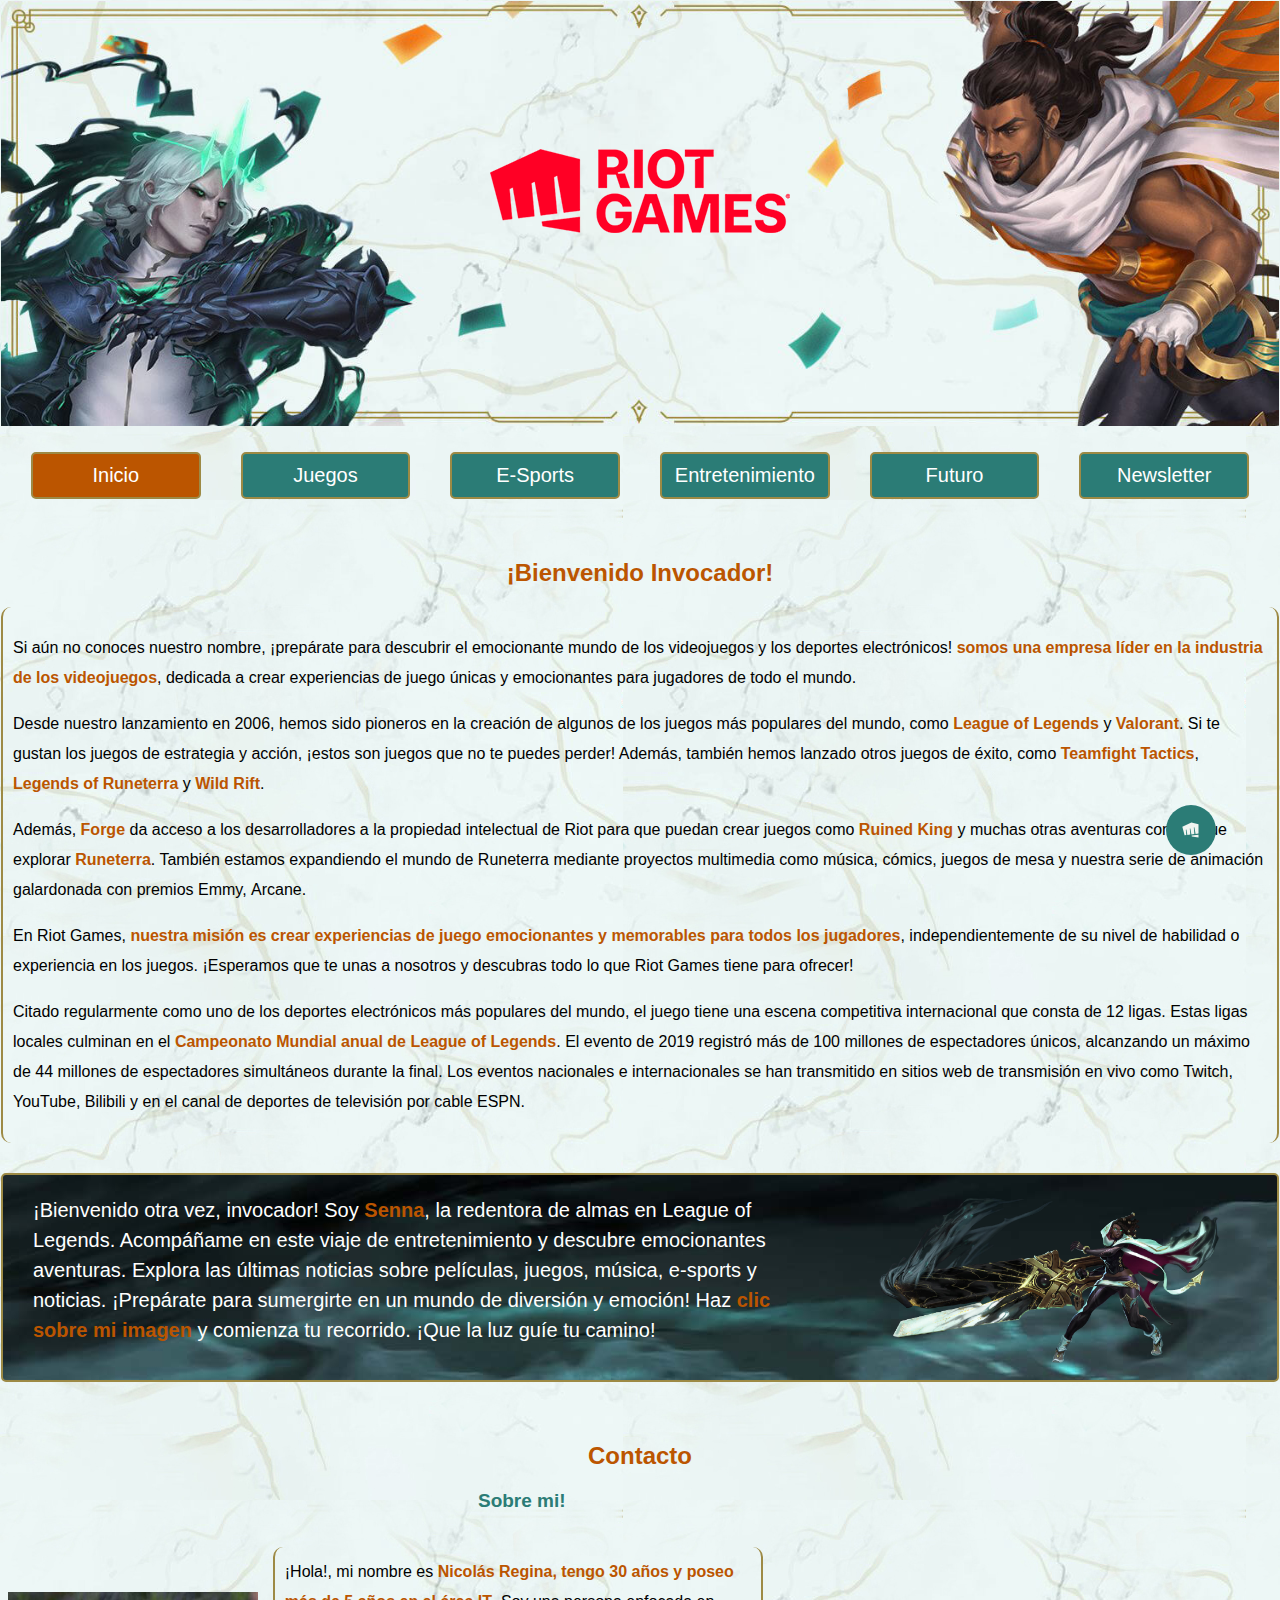
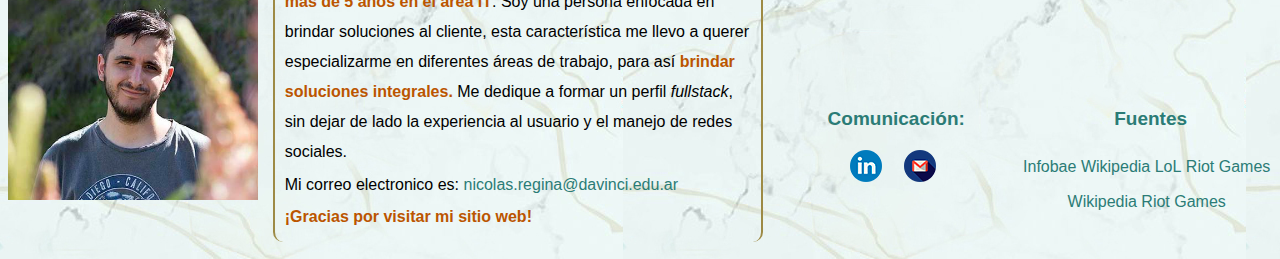
<file: index.html>
<!DOCTYPE html>
<html lang="es">
	<head>
		<meta charset="UTF-8">
		<meta http-equiv="X-UA-Compatible" content="IE=edge">
		<meta name="viewport" content="width=device-width, initial-scale=1.0">
		<title>Riot Games</title>
		<link rel="stylesheet" href="css/style.css">
		<link rel="shortcut icon" type="image/x-icon" href="favicon.ico">
	</head>

	<body>
		<header>
			<div class="banner" id="top">
				<h1>Riot Games</h1>
			</div>
			<nav>
				<ul >
					<li><a href="#" class="active">Inicio</a></li>
					<li><a href="juegos.html">Juegos</a></li>
					<li><a href="sports.html">E-Sports</a></li>
					<li><a href="entretenimiento.html">Entretenimiento</a></li>
					<li><a href="futuro.html">Futuro</a></li>
					<li><a href="newsletter.html">Newsletter</a></li>
				</ul>
			</nav>
		</header>

		<main>
			<section>
				<h2>¡Bienvenido Invocador!</h2>
				<div class="parrafos">
					<p>Si aún no conoces nuestro nombre, ¡prepárate para descubrir el emocionante mundo de los videojuegos y los deportes electrónicos! <strong>somos una empresa líder en la industria de los videojuegos</strong>, dedicada a crear experiencias de juego únicas y emocionantes para jugadores de todo el mundo.</p>
					<p>Desde nuestro lanzamiento en 2006, hemos sido pioneros en la creación de algunos de los juegos más populares del mundo, como <strong><span lang="en">League of Legends</span></strong> y <strong><span lang="en">Valorant</span></strong>. Si te gustan los juegos de estrategia y acción, ¡estos son juegos que no te puedes perder! Además, también hemos lanzado otros juegos de éxito, como <strong><span lang="en">Teamfight Tactics</span></strong>, <strong><span lang="en">Legends of Runeterra</span></strong> y <strong><span lang="en">Wild Rift</span></strong>.</p>
					<p>Además, <strong><span lang="en">Forge</span></strong> da acceso a los desarrolladores a la propiedad intelectual de Riot para que puedan crear juegos como <strong><span lang="en">Ruined King</span></strong> y muchas otras aventuras con las que explorar <strong><span lang="en">Runeterra</span></strong>. También estamos expandiendo el mundo de <span lang="en">Runeterra</span> mediante proyectos multimedia como música, cómics, juegos de mesa y nuestra serie de animación galardonada con premios Emmy, <span lang="en">Arcane</span>.</p>
					<p>En Riot Games, <strong>nuestra misión es crear experiencias de juego emocionantes y memorables para todos los jugadores</strong>, independientemente de su nivel de habilidad o experiencia en los juegos. ¡Esperamos que te unas a nosotros y descubras todo lo que Riot Games tiene para ofrecer!</p>			  
					<p>Citado regularmente como uno de los deportes electrónicos más populares del mundo, el juego tiene una escena competitiva internacional que consta de 12 ligas. Estas ligas locales culminan en el <strong>Campeonato Mundial anual de League of Legends</strong>. El evento de 2019 registró más de 100 millones de espectadores únicos, alcanzando un máximo de 44 millones de espectadores simultáneos durante la final. Los eventos nacionales e internacionales se han transmitido en sitios web de transmisión en vivo como Twitch, YouTube, Bilibili y en el canal de deportes de televisión por cable ESPN.</p>
				</div>
			</section>

			<section class="centinelas_der" id="fondo_senna">
				<p class="centinelas_der_txt">¡Bienvenido otra vez, invocador! Soy <strong>Senna</strong>, la redentora de almas en League of Legends. Acompáñame en este viaje de entretenimiento y descubre emocionantes aventuras. Explora las últimas noticias sobre películas, juegos, música, e-sports y noticias. ¡Prepárate para sumergirte en un mundo de diversión y emoción! Haz <strong>clic sobre mi imagen</strong> y comienza tu recorrido. ¡Que la luz guíe tu camino!</p>
				<a href="juegos.html">
					<img src="img/senna.png" alt="Imagen del personaje Senna" title="Senna" class="centinela_der_img">
				</a>
			</section>
		</main>

		<a href="#top" class="ancla">
			<svg viewBox="0 0 32 32" style="display: block;">
				<polygon points="16.42 8 6.75 12.47 9.16 21.64 11 21.41 10.49 15.65 11.1 15.38 12.13 21.27 15.27 20.89 14.71 14.53 15.3 14.27 16.45 20.75 19.62 20.36 19.01 13.38 19.61 13.12 20.86 20.2 24 19.82 24 9.89 16.42 8" fill="#f1f5f1"></polygon><polygon points="16.65 21.9 16.81 22.8 24 24 24 21 16.66 21.9 16.65 21.9" fill="#f1f5f1"></polygon>
			</svg>
		</a>

		<footer>
			<section id="contacto">
				<h2>Contacto</h2>
					
				<div id="nicolas">
					
					<img src="img/nicolas_low.jpg" alt="Foto de Nicolás Regina" title="desarrollador Nicolás Regina" class="foto_perfil">
					<div id="txt-nico">
						<h3>Sobre mi!</h3>
						
						<p class="parrafos">
							¡Hola!, mi nombre es <b>Nicolás Regina, tengo 30 años y poseo más de 5 años en el área IT</b>. Soy una persona enfocada en brindar soluciones al cliente, esta característica me llevo a querer especializarme en diferentes áreas de trabajo, para así <strong>brindar soluciones integrales.</strong> Me dedique a formar un perfil <i>fullstack</i>, sin dejar de lado la experiencia al usuario y el manejo de redes sociales.
							<br>
							Mi correo electronico es: <a href="mailto:nicolas.regina@davinci.edu.ar">nicolas.regina@davinci.edu.ar</a> 
							<br><strong>¡Gracias por visitar mi sitio web!</strong>
						</p>
					</div>	
					<div class="footer_data">
						<h3>Comunicación:</h3>
						<ul id="comunic_list">
							<li><a class="linkedin iconos" href="https://www.linkedin.com/in/nicolas-regina/" target="_blank">Linkedin</a></li>
							<li><a class="mail iconos" href="mailto:nicolas.regina@davinci.edu">Mail</a></li>
						</ul>					
					</div>
					<div class="footer_data">
						<h3>Fuentes</h3>				
						<ul>
							<li><a href="https://www.infobae.com/latinpower/esports/2022/11/08/una-final-historica-el-cruce-entre-drx-y-t1-marco-un-record-para-la-escena-de-league-of-legends/">Infobae</a></li>
							<li><a href="https://es.wikipedia.org/wiki/League_of_Legends">Wikipedia LoL</a></li>
							<li><a href="https://www.riotgames.com/es">Riot Games</a></li>
							<li><a href="https://es.wikipedia.org/wiki/Riot_Games">Wikipedia Riot Games</a></li>
						</ul>
					</div>
					
				</div>

			</section>
		</footer>		
	</body>
</html>
</file>
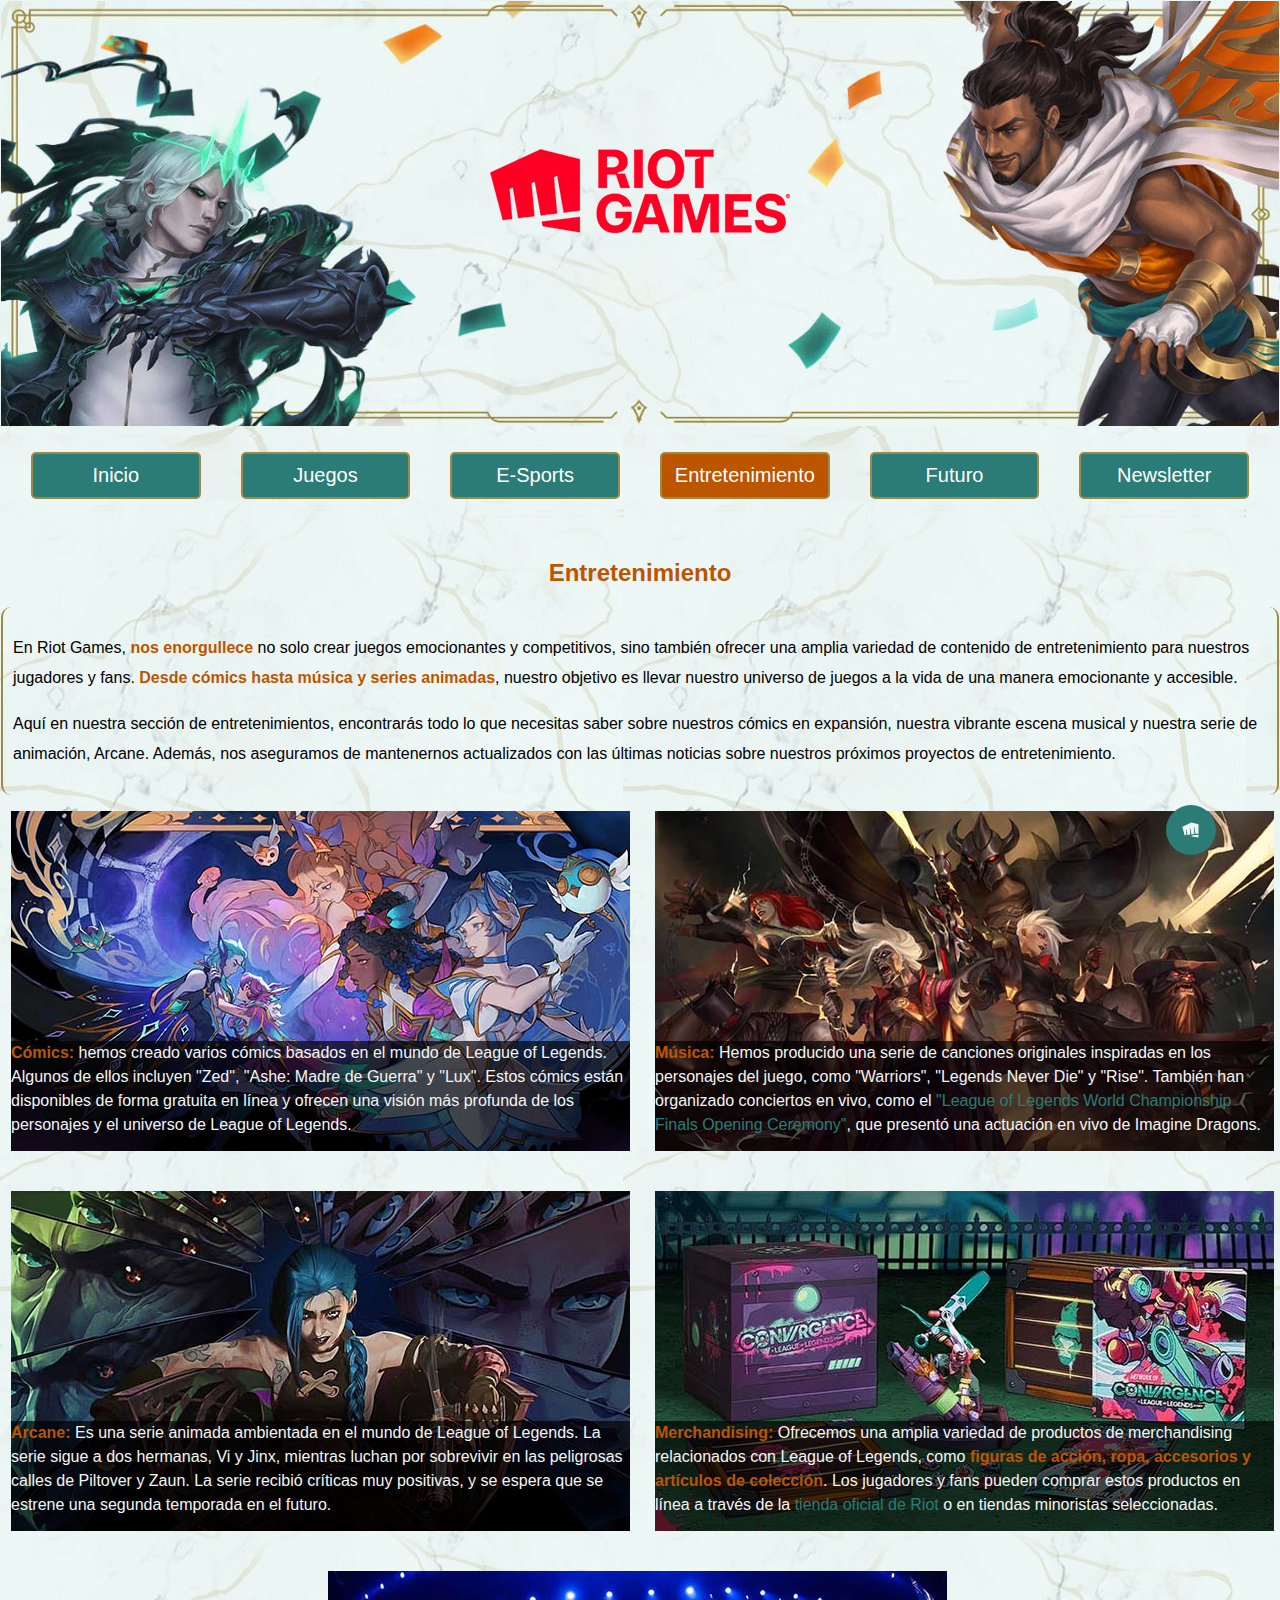
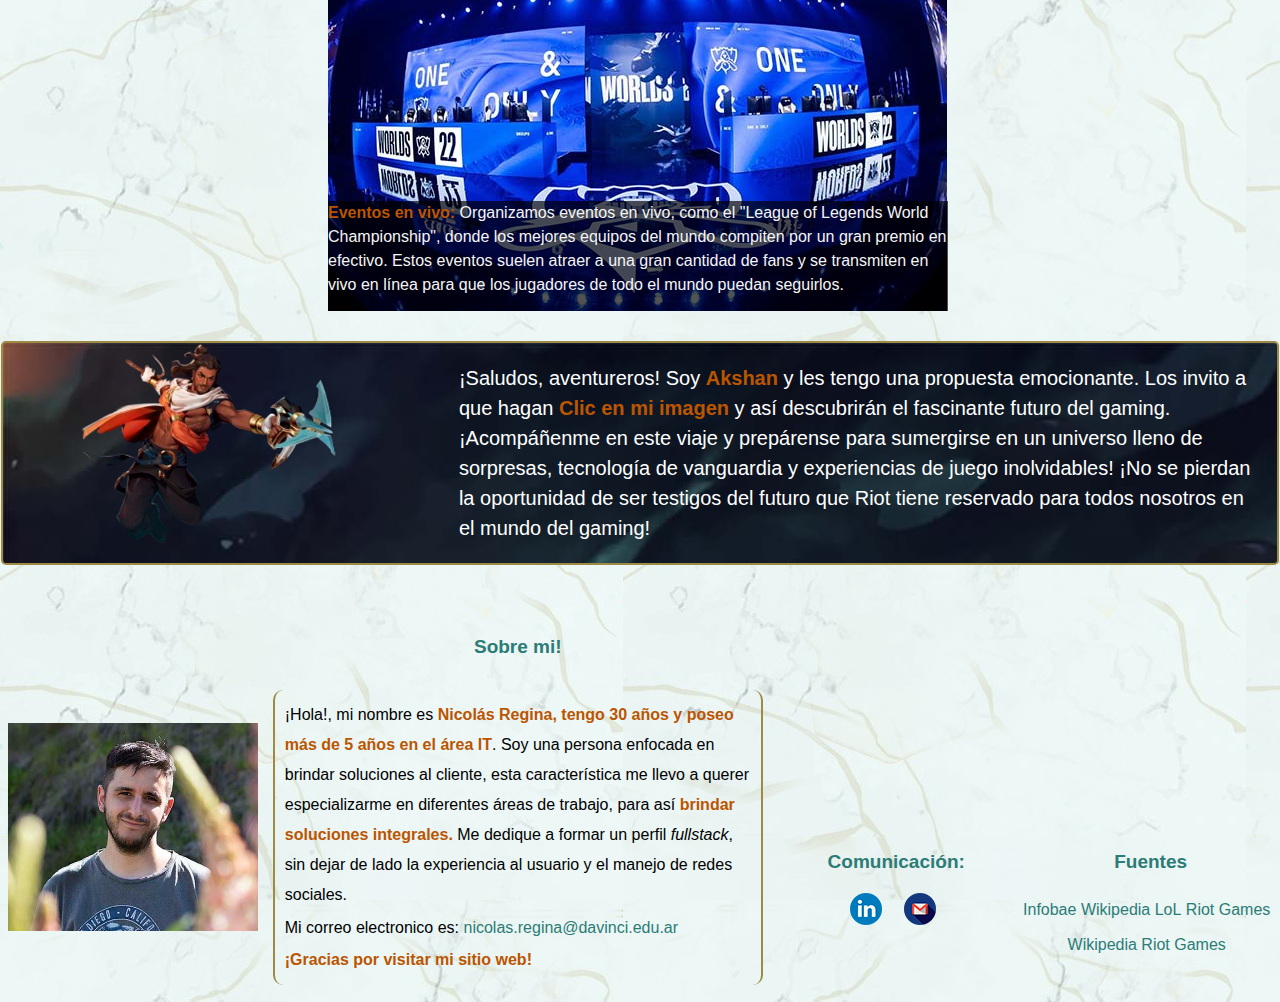
<file: entretenimiento.html>
<!DOCTYPE html>
<html lang="en">
	<head>
		<meta charset="UTF-8">
		<meta http-equiv="X-UA-Compatible" content="IE=edge">
		<meta name="viewport" content="width=device-width, initial-scale=1.0">
		<title>Riot Games - Entretenimiento</title>
		<link rel="stylesheet" href="css/style.css">
		<link rel="shortcut icon" type="image/x-icon" href="favicon.ico">
	</head>

	<body>
		<header>
			<div class="banner" id="top">
				<h1>Riot Games</h1>
			</div>
			<nav>
				<ul>
					<li><a href="index.html">Inicio</a></li>
					<li><a href="juegos.html">Juegos</a></li>
					<li><a href="sports.html">E-Sports</a></li>
					<li><a href="#" class="active">Entretenimiento</a></li>
					<li><a href="futuro.html">Futuro</a></li>
					<li><a href="newsletter.html">Newsletter</a></li>
				</ul>
			</nav>
		</header>

		<main>
			<h2>Entretenimiento</h2>

			<section class="parrafos">
				<p>En Riot Games, <strong>nos enorgullece</strong> no solo crear juegos emocionantes y competitivos, sino también ofrecer una amplia variedad de contenido de entretenimiento para nuestros jugadores y fans. <strong>Desde cómics hasta música y series animadas</strong>, nuestro objetivo es llevar nuestro universo de juegos a la vida de una manera emocionante y accesible.</p>
				<p>Aquí en nuestra sección de entretenimientos, encontrarás todo lo que necesitas saber sobre nuestros cómics en expansión, nuestra vibrante escena musical y nuestra serie de animación, Arcane. Además, nos aseguramos de mantenernos actualizados con las últimas noticias sobre nuestros próximos proyectos de entretenimiento.</p>
			</section>

			<section id="entretenimiento">
				<ul class="grid-container">
					<li class="grid-item" id="comic"><p><strong>Cómics:</strong> hemos creado varios cómics basados en el mundo de League of Legends. Algunos de ellos incluyen "Zed", "Ashe: Madre de Guerra" y "Lux". Estos cómics están disponibles de forma gratuita en línea y ofrecen una visión más profunda de los personajes y el universo de League of Legends.</p></li>
					<li class="grid-item" id="musica"><p><strong>Música:</strong> Hemos producido una serie de canciones originales inspiradas en los personajes del juego, como "Warriors", "Legends Never Die" y "Rise". También han organizado conciertos en vivo, como el <a href="https://www.youtube.com/watch?v=PzRi2JyRlvw" target="_blank">"League of Legends World Championship Finals Opening Ceremony"</a>, que presentó una actuación en vivo de Imagine Dragons.</p></li>
					<li class="grid-item" id="arcane"><p><strong>Arcane:</strong> Es una serie animada ambientada en el mundo de League of Legends. La serie sigue a dos hermanas, Vi y Jinx, mientras luchan por sobrevivir en las peligrosas calles de Piltover y Zaun. La serie recibió críticas muy positivas, y se espera que se estrene una segunda temporada en el futuro.</p></li>
					<li class="grid-item" id="merch"><p><strong>Merchandising:</strong> Ofrecemos una amplia variedad de productos de merchandising relacionados con League of Legends, como <strong> figuras de acción, ropa, accesorios y artículos de colección</strong>. Los jugadores y fans pueden comprar estos productos en línea a través de la <a href="https://merch.riotgames.com/es-es/" target="_blank">tienda oficial de Riot</a> o en tiendas minoristas seleccionadas.</p></li>
					<li class="grid-item" style="grid-area: 3 / 1 / 4 / 3;" id="live"><p><strong>Eventos en vivo:</strong> Organizamos eventos en vivo, como el "League of Legends World Championship", donde los mejores equipos del mundo compiten por un gran premio en efectivo. Estos eventos suelen atraer a una gran cantidad de fans y se transmiten en vivo en línea para que los jugadores de todo el mundo puedan seguirlos.</p></li>
				</ul>
			</section>

			<section class="centinelas_izq" id="fondo_akshan">
				<a href="futuro.html">
					<img src="img/akshan.png" alt="Imagen del personaje Akshan" title="Akshan" class="centinela_izq_img">
				</a>
				<p  class="centinelas_izq_txt">¡Saludos, aventureros! Soy <strong>Akshan</strong> y les tengo una propuesta emocionante. Los invito a que hagan <strong>Clic en mi imagen</strong> y así descubrirán el fascinante futuro del gaming. ¡Acompáñenme en este viaje y prepárense para sumergirse en un universo lleno de sorpresas, tecnología de vanguardia y experiencias de juego inolvidables! ¡No se pierdan la oportunidad de ser testigos del futuro que Riot tiene reservado para todos nosotros en el mundo del gaming!</p>
			</section>
		</main>

		<a href="#top" class="ancla">
			<svg viewBox="0 0 32 32" style="display: block;">
				<polygon points="16.42 8 6.75 12.47 9.16 21.64 11 21.41 10.49 15.65 11.1 15.38 12.13 21.27 15.27 20.89 14.71 14.53 15.3 14.27 16.45 20.75 19.62 20.36 19.01 13.38 19.61 13.12 20.86 20.2 24 19.82 24 9.89 16.42 8" fill="#f1f5f1"></polygon><polygon points="16.65 21.9 16.81 22.8 24 24 24 21 16.66 21.9 16.65 21.9" fill="#f1f5f1"></polygon>
			</svg>
		</a>
		
		<footer class="footer">
			<section id="contacto">
				<div id="nicolas">				
					<img src="img/nicolas_low.jpg" alt="Foto de Nicolás Regina" title="desarrollador Nicolás Regina" class="foto_perfil">
					<div id="txt-nico">
						
						<h2 class="h3_fake">Sobre mi!</h2>
						<p class="parrafos">
							¡Hola!, mi nombre es <b>Nicolás Regina, tengo 30 años y poseo más de 5 años en el área IT</b>. Soy una persona enfocada en brindar soluciones al cliente, esta característica me llevo a querer especializarme en diferentes áreas de trabajo, para así <strong>brindar soluciones integrales.</strong> Me dedique a formar un perfil <i>fullstack</i>, sin dejar de lado la experiencia al usuario y el manejo de redes sociales.
							<br>
							Mi correo electronico es: <a href="mailto:nicolas.regina@davinci.edu.ar">nicolas.regina@davinci.edu.ar</a> 
							<br><strong>¡Gracias por visitar mi sitio web!</strong>
						</p>
					</div>	
					<div class="footer_data">
						<h3>Comunicación:</h3>
						<ul id="comunic_list">
							<li><a class="linkedin iconos" href="https://www.linkedin.com/in/nicolas-regina/" target="_blank">Linkedin</a></li>
							<li><a class="mail iconos" href="mailto:nicolas.regina@davinci.edu">Mail</a></li>
						</ul>					
					</div>
					<div class="footer_data">
						<h3>Fuentes</h3>				
						<ul>
							<li><a href="https://www.infobae.com/latinpower/esports/2022/11/08/una-final-historica-el-cruce-entre-drx-y-t1-marco-un-record-para-la-escena-de-league-of-legends/">Infobae</a></li>
							<li><a href="https://es.wikipedia.org/wiki/League_of_Legends">Wikipedia LoL</a></li>
							<li><a href="https://www.riotgames.com/es">Riot Games</a></li>
							<li><a href="https://es.wikipedia.org/wiki/Riot_Games">Wikipedia Riot Games</a></li>
						</ul>
					</div>
					
				</div>

			</section>
		</footer>
	</body>
</html>
</file>
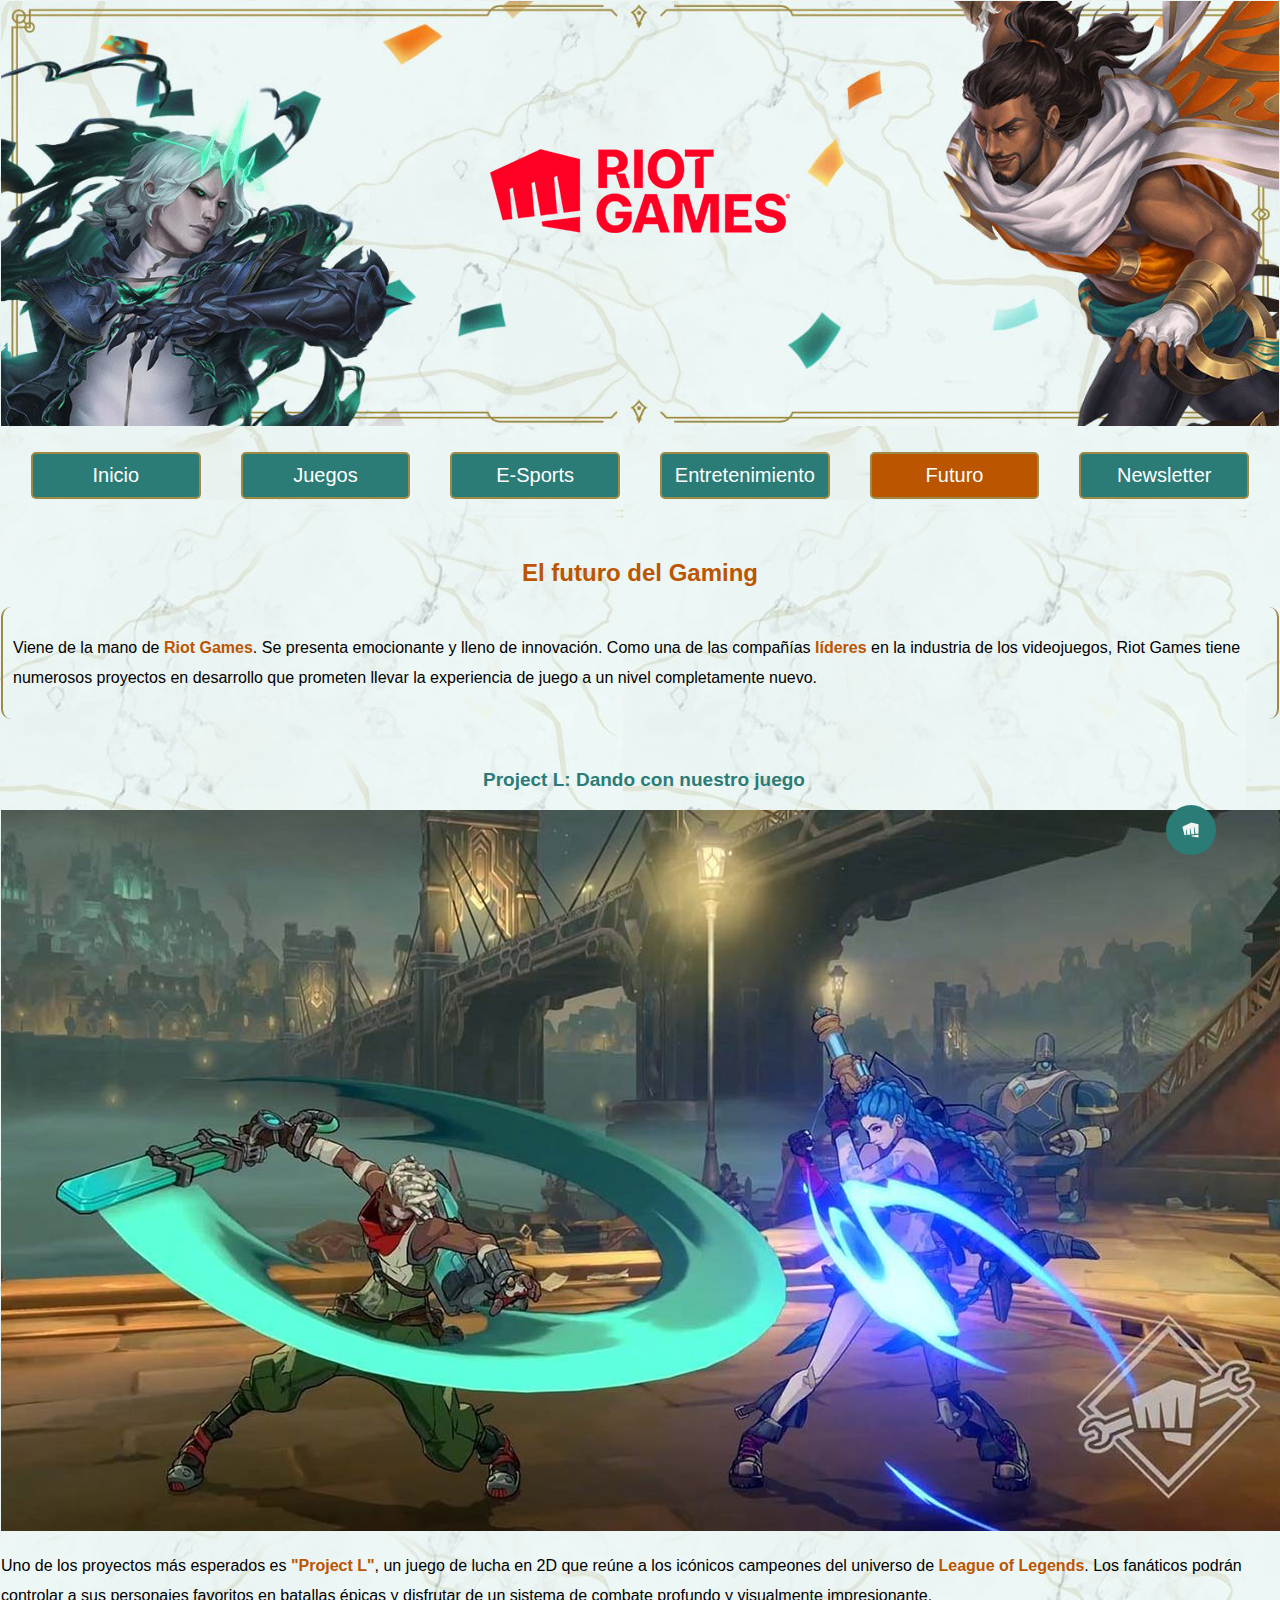
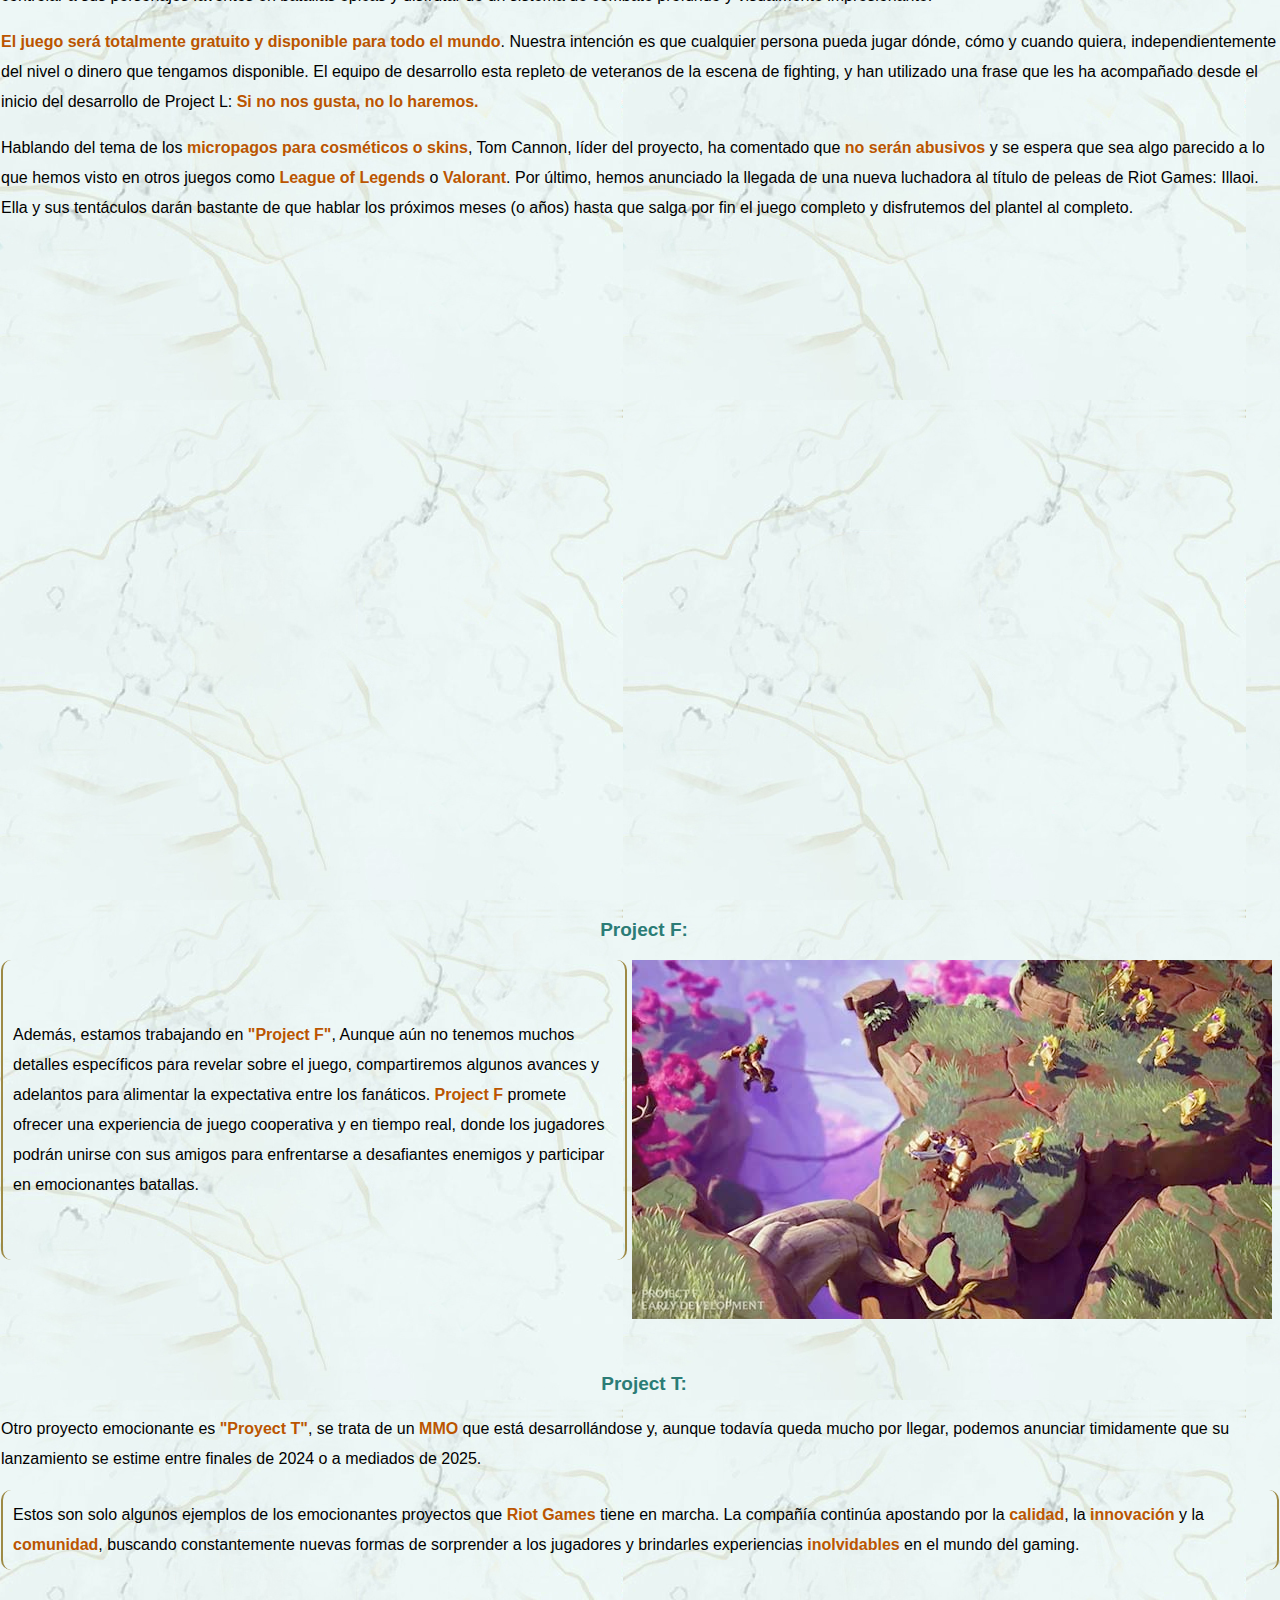
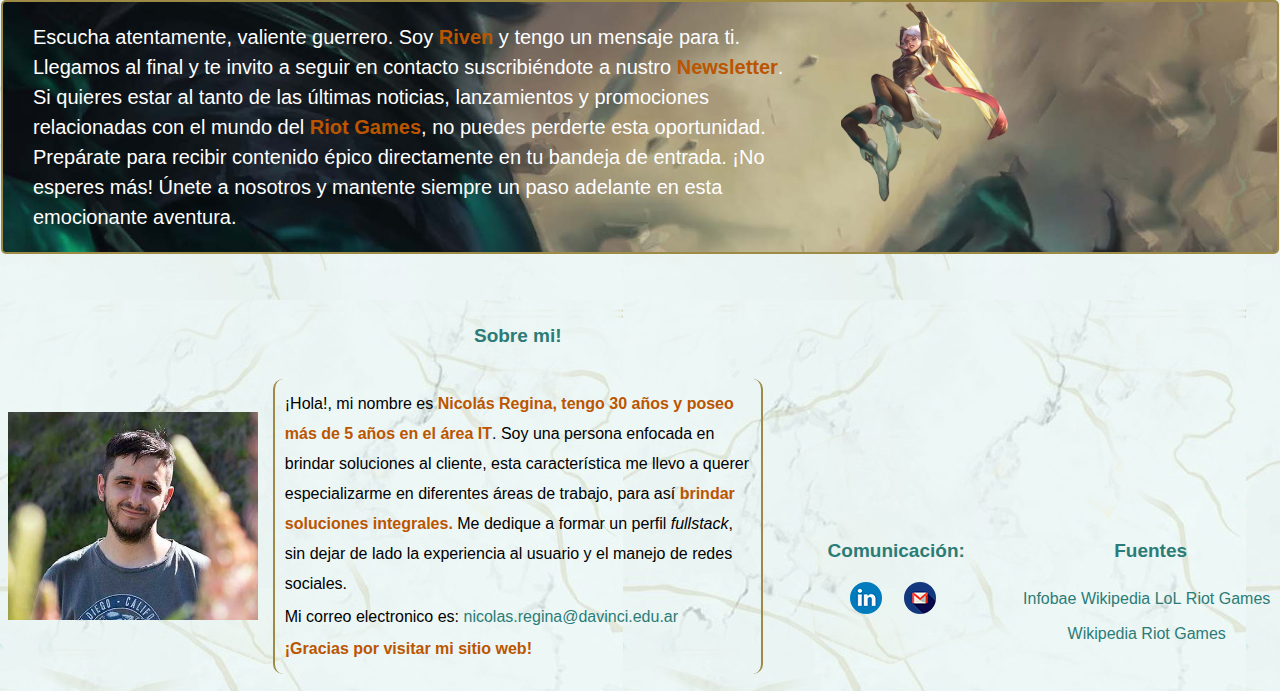
<file: futuro.html>
<!DOCTYPE html>
<html lang="es">
	<head>
		<meta charset="UTF-8">
		<meta http-equiv="X-UA-Compatible" content="IE=edge">
		<meta name="viewport" content="width=device-width, initial-scale=1.0">
		<title>Riot Games - Futuro del Gaming</title>
		<link rel="stylesheet" href="css/style.css">
		<link rel="shortcut icon" type="image/x-icon" href="favicon.ico">
	</head>

	<body>
		<header>
			<div class="banner" id="top">
				<h1>Riot Games</h1>
			</div>
			<nav>
				<ul>
					<li><a href="index.html">Inicio</a></li>
					<li><a href="juegos.html">Juegos</a></li>
					<li><a href="sports.html">E-Sports</a></li>
					<li><a href="entretenimiento.html">Entretenimiento</a></li>
					<li><a href="#" class="active">Futuro</a></li>
					<li><a href="newsletter.html">Newsletter</a></li>
				</ul>
			</nav>
		</header>

		<main>
			<h2>El futuro del Gaming</h2>
			<section class="parrafos">
				<p>Viene de la mano de <strong>Riot Games</strong>. Se presenta emocionante y lleno de innovación. Como una de las compañías <strong>líderes</strong> en la industria de los videojuegos, Riot Games tiene numerosos proyectos en desarrollo que prometen llevar la experiencia de juego a un nivel completamente nuevo.</p>
			</section>
			
			<section class="futuro">
				<div>
					<h3>Project L: Dando con nuestro juego</h3>
					<img src="img/project_l.jpg" alt="Imagen del juego Project L" title="Project L">
					<p>Uno de los proyectos más esperados es <strong>"Project L"</strong>, un juego de lucha en 2D que reúne a los icónicos campeones del universo de <strong>League of Legends</strong>. Los fanáticos podrán controlar a sus personajes favoritos en batallas épicas y disfrutar de un sistema de combate profundo y visualmente impresionante.</p>
					<p><strong>El juego será totalmente gratuito y disponible para todo el mundo</strong>. Nuestra intención es que cualquier persona pueda jugar dónde, cómo y cuando quiera, independientemente del nivel o dinero que tengamos disponible. El equipo de desarrollo esta repleto de veteranos de la escena de fighting, y han utilizado una frase que les ha acompañado desde el inicio del desarrollo de Project L: <strong>Si no nos gusta, no lo haremos.</strong></p>
					<p>Hablando del tema de los <strong>micropagos para cosméticos o skins</strong>, Tom Cannon, líder del proyecto, ha comentado que <strong>no serán abusivos</strong> y se espera que sea algo parecido a lo que hemos visto en otros juegos como <strong>League of Legends</strong> o <strong>Valorant</strong>. Por último, hemos anunciado la llegada de una nueva luchadora al título de peleas de Riot Games: Illaoi. Ella y sus tentáculos darán bastante de que hablar los próximos meses (o años) hasta que salga por fin el juego completo y disfrutemos del plantel al completo.</p>
					<div class="contain_iframe">
						<iframe width="1200" height="630" src="https://www.youtube.com/embed/5hugGCZon3I" title="YouTube video player" frameborder="0" allow="accelerometer; autoplay; clipboard-write; encrypted-media; gyroscope; picture-in-picture; web-share" allowfullscreen></iframe>
					</div>
				</div>

				<div>
					<h3>Project F:</h3>
					<p style="width: 49%;" class="parrafos" id="centro">Además, estamos trabajando en <strong>"Project F"</strong>, Aunque aún no tenemos muchos detalles específicos para revelar sobre el juego, compartiremos algunos avances y adelantos para alimentar la expectativa entre los fanáticos. <strong>Project F</strong> promete ofrecer una experiencia de juego cooperativa y en tiempo real, donde los jugadores podrán unirse con sus amigos para enfrentarse a desafiantes enemigos y participar en emocionantes batallas.</p>
					<img src="img/project_f.jpg" alt="Imagen del juego Project F" title="Project F">
				</div>

				<div>
					<h3>Project T:</h3>
					<p>Otro proyecto emocionante es <strong>"Proyect T"</strong>, se trata de un <strong>MMO</strong> que está desarrollándose y, aunque todavía queda mucho por llegar, podemos anunciar timidamente que su lanzamiento se estime entre finales de 2024 o a mediados de 2025.</p>
				</div>
			</section>

			<p class="parrafos">Estos son solo algunos ejemplos de los emocionantes proyectos que <strong>Riot Games</strong> tiene en marcha. La compañía continúa apostando por la <strong>calidad</strong>, la <strong>innovación</strong> y la <strong>comunidad</strong>, buscando constantemente nuevas formas de sorprender a los jugadores y brindarles experiencias <strong>inolvidables</strong> en el mundo del gaming.</p>
		
			<section class="centinelas_der" id="fondo_riven">
				<p class="centinelas_der_txt">Escucha atentamente, valiente guerrero. Soy <strong>Riven</strong> y tengo un mensaje para ti. Llegamos al final y te invito a seguir en contacto suscribiéndote a nustro <strong>Newsletter</strong>. Si quieres estar al tanto de las últimas noticias, lanzamientos y promociones relacionadas con el mundo del <strong>Riot Games</strong>, no puedes perderte esta oportunidad. Prepárate para recibir contenido épico directamente en tu bandeja de entrada. ¡No esperes más! Únete a nosotros y mantente siempre un paso adelante en esta emocionante aventura.</p>
				<a href="newsletter.html">
					<img src="img/riven.png" alt="Imagen del personaje Riven" title="Riven" class="centinela_der_img">
				</a>
			</section>
		</main>

		<a href="#top" class="ancla">
			<svg viewBox="0 0 32 32" style="display: block;">
				<polygon points="16.42 8 6.75 12.47 9.16 21.64 11 21.41 10.49 15.65 11.1 15.38 12.13 21.27 15.27 20.89 14.71 14.53 15.3 14.27 16.45 20.75 19.62 20.36 19.01 13.38 19.61 13.12 20.86 20.2 24 19.82 24 9.89 16.42 8" fill="#f1f5f1"></polygon><polygon points="16.65 21.9 16.81 22.8 24 24 24 21 16.66 21.9 16.65 21.9" fill="#f1f5f1"></polygon>
			</svg>
		</a>
		
		<footer class="footer">
			<section id="contacto">
				<div id="nicolas">				
					<img src="img/nicolas_low.jpg" alt="Foto de Nicolás Regina" title="desarrollador Nicolás Regina" class="foto_perfil">
					<div id="txt-nico">
						
						<h2 class="h3_fake">Sobre mi!</h2>
						<p class="parrafos">
							¡Hola!, mi nombre es <b>Nicolás Regina, tengo 30 años y poseo más de 5 años en el área IT</b>. Soy una persona enfocada en brindar soluciones al cliente, esta característica me llevo a querer especializarme en diferentes áreas de trabajo, para así <strong>brindar soluciones integrales.</strong> Me dedique a formar un perfil <i>fullstack</i>, sin dejar de lado la experiencia al usuario y el manejo de redes sociales.
							<br>
							Mi correo electronico es: <a href="mailto:nicolas.regina@davinci.edu.ar">nicolas.regina@davinci.edu.ar</a> 
							<br><strong>¡Gracias por visitar mi sitio web!</strong>
						</p>
					</div>	
					<div class="footer_data">
						<h3>Comunicación:</h3>
						<ul id="comunic_list">
							<li><a class="linkedin iconos" href="https://www.linkedin.com/in/nicolas-regina/" target="_blank">Linkedin</a></li>
							<li><a class="mail iconos" href="mailto:nicolas.regina@davinci.edu">Mail</a></li>
						</ul>					
					</div>
					<div class="footer_data">
						<h3>Fuentes</h3>				
						<ul>
							<li><a href="https://www.infobae.com/latinpower/esports/2022/11/08/una-final-historica-el-cruce-entre-drx-y-t1-marco-un-record-para-la-escena-de-league-of-legends/">Infobae</a></li>
							<li><a href="https://es.wikipedia.org/wiki/League_of_Legends">Wikipedia LoL</a></li>
							<li><a href="https://www.riotgames.com/es">Riot Games</a></li>
							<li><a href="https://es.wikipedia.org/wiki/Riot_Games">Wikipedia Riot Games</a></li>
						</ul>
					</div>
					
				</div>

			</section>
		</footer>
    </body>
</html>
</file>
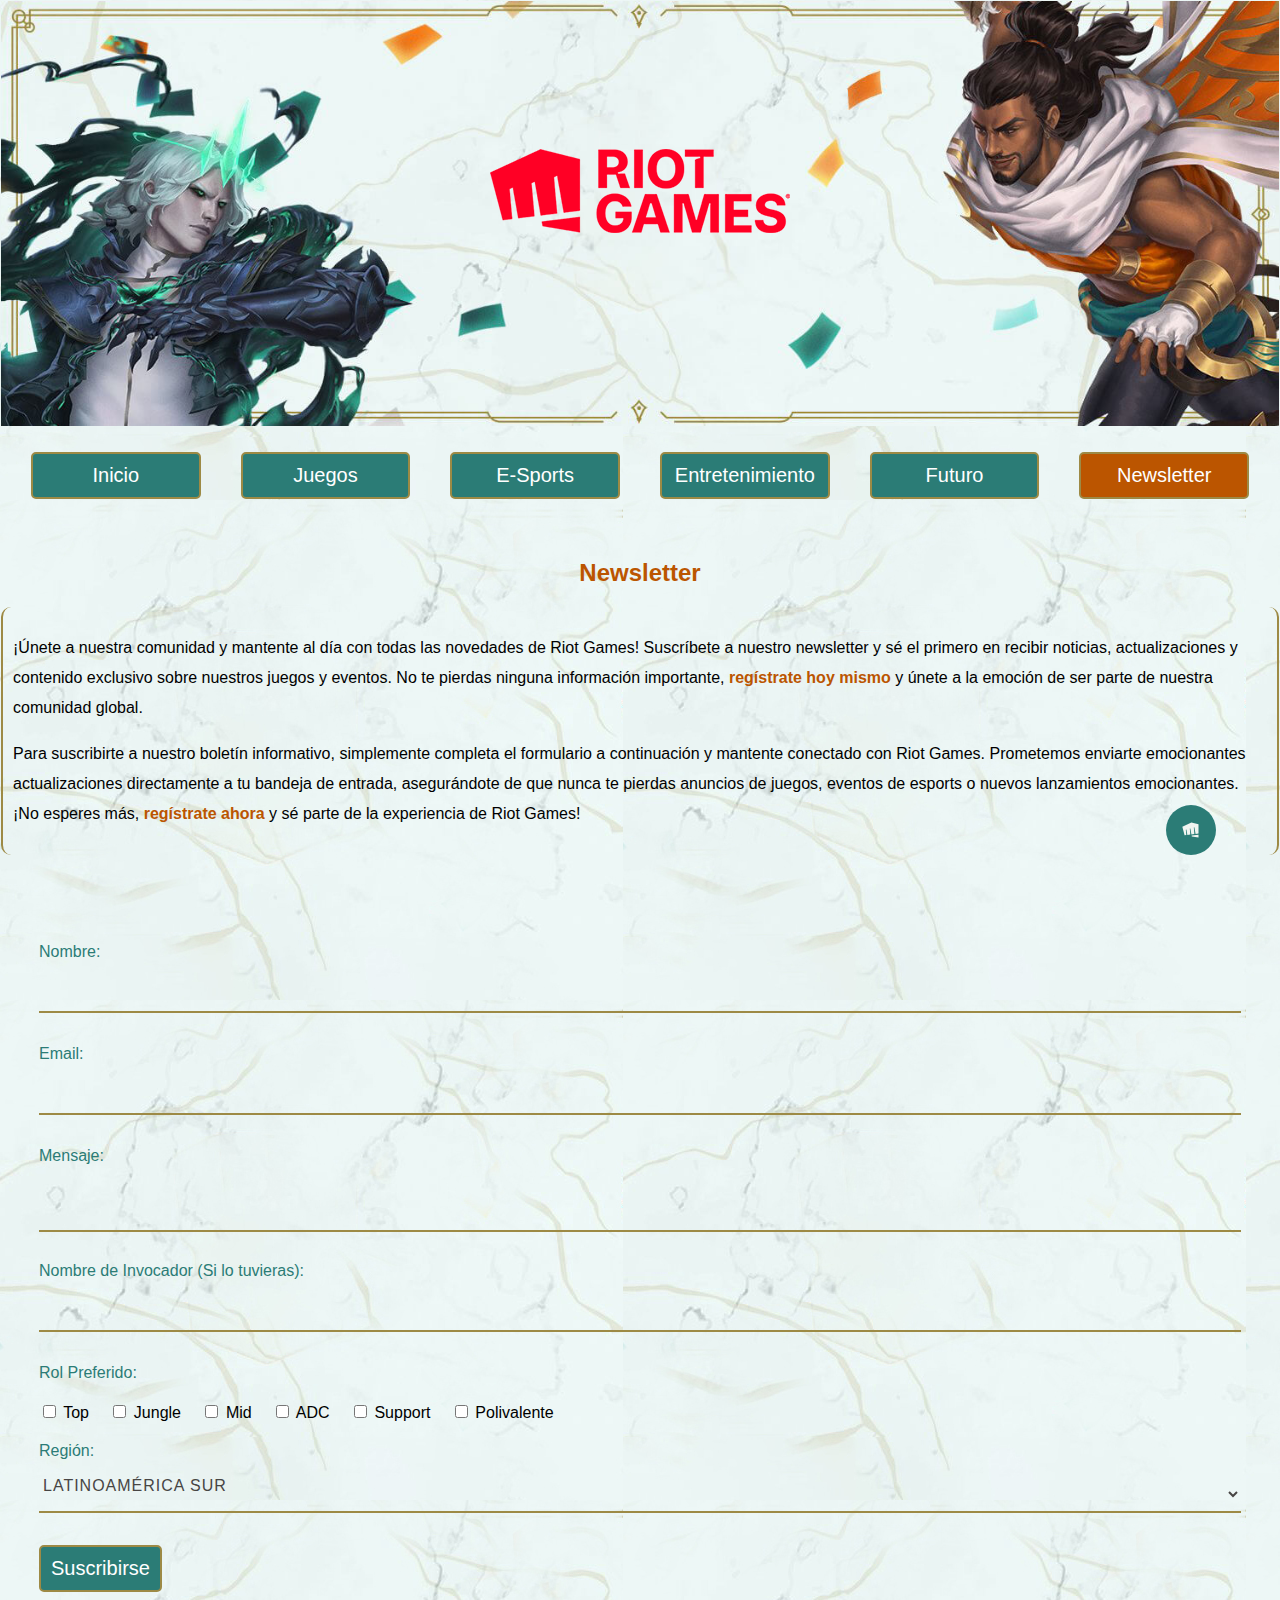
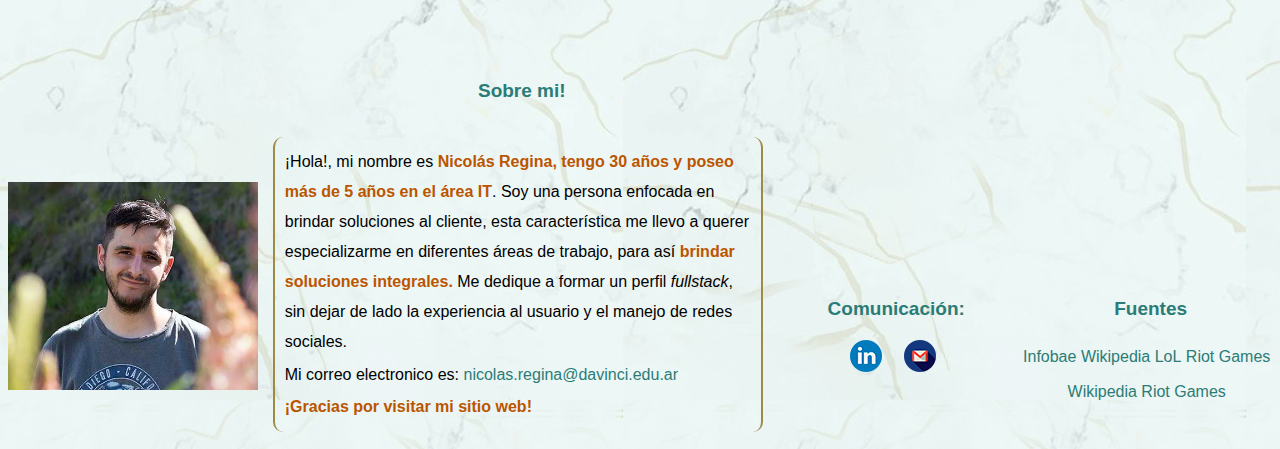
<file: newsletter.html>
<!DOCTYPE html>
<html lang="es">
	<head>
		<meta charset="UTF-8">
		<meta http-equiv="X-UA-Compatible" content="IE=edge">
		<meta name="viewport" content="width=device-width, initial-scale=1.0">
		<title>Riot Games - Newsletter</title>
		<link rel="stylesheet" href="css/style.css">
		<link rel="shortcut icon" type="image/x-icon" href="favicon.ico">
	</head>

	<body>
		<header>
			<div class="banner" id="top">
				<h1>Riot Games</h1>
			</div>
			<nav>
				<ul>
					<li><a href="index.html">Inicio</a></li>
					<li><a href="juegos.html">Juegos</a></li>
					<li><a href="sports.html">E-Sports</a></li>
					<li><a href="entretenimiento.html">Entretenimiento</a></li>
					<li><a href="futuro.html">Futuro</a></li>
					<li><a href="#" class="active">Newsletter</a></li>
				</ul>
			</nav>
		</header>

		<main>
			<section id="riot">
				<h2>Newsletter</h2>
				<div class="parrafos">
					<p>
						¡Únete a nuestra comunidad y mantente al día con todas las novedades de Riot Games!
						Suscríbete a nuestro newsletter y sé el primero en recibir noticias, actualizaciones y contenido exclusivo sobre nuestros juegos y eventos.
						No te pierdas ninguna información importante, <strong>regístrate hoy mismo</strong> y únete a la emoción de ser parte de nuestra comunidad global.
					</p>
					<p>
						Para suscribirte a nuestro boletín informativo, simplemente completa el formulario a continuación y mantente conectado con Riot Games.
						Prometemos enviarte emocionantes actualizaciones directamente a tu bandeja de entrada, asegurándote de que nunca te pierdas anuncios de juegos, eventos de esports o nuevos lanzamientos emocionantes.
						¡No esperes más, <strong>regístrate ahora</strong> y sé parte de la experiencia de Riot Games!
					</p>
				</div>

				<form action="#" method="post" style="width: 100%;">
					
					<label for="name">Nombre:</label>
					<input type="text" id="name" name="name" required>
				
					<label for="email">Email:</label>
					<input type="email" id="email" name="email" required>
				
					<label for="message">Mensaje:</label>
					<textarea id="message" name="message" required></textarea>
				
					<label for="invocador">Nombre de Invocador (Si lo tuvieras):</label>
					<input type="text" id="invocador" name="invocador">
				
					<label>Rol Preferido:</label>

					<div class="checkbox">
						<input type="checkbox" name="rol" value="top">
						<label>Top</label>
						
						<input type="checkbox" name="rol" value="jg">
						<label>Jungle</label>
						
						<input type="checkbox" name="rol" value="mid">
						<label>Mid</label>
						
						<input type="checkbox" name="rol" value="adc">
						<label>ADC</label>
						
						<input type="checkbox" name="rol" value="sup">
						<label>Support</label>
		
						<input type="checkbox" name="rol" value="pol">
						<label>Polivalente</label>
					</div>


					<label>Región:</label>
					<select id="region" name="region" required>
						<option value="LAS">Latinoamérica Sur</option>
						<option value="BR">Brasil</option>
						<option value="LAN">Latinoamérica Norte</option>
						<option value="NA">América del Norte</option>
						<option value="EUW">Europa Occidental</option>
						<option value="EUNE">Europa del Este y Nórdica</option>
						<option value="KR">Corea</option>
						<option value="OCE">Oceanía</option>
						<option value="RU">Rusia</option>
						<option value="TR">Turquía</option>
						<option value="JP">Japón</option>
					</select>
				
					<button type="submit">Suscribirse</button>
				</form>
			</section>
		</main>

		<a href="#top" class="ancla">
			<svg viewBox="0 0 32 32" style="display: block;">
				<polygon points="16.42 8 6.75 12.47 9.16 21.64 11 21.41 10.49 15.65 11.1 15.38 12.13 21.27 15.27 20.89 14.71 14.53 15.3 14.27 16.45 20.75 19.62 20.36 19.01 13.38 19.61 13.12 20.86 20.2 24 19.82 24 9.89 16.42 8" fill="#f1f5f1"></polygon><polygon points="16.65 21.9 16.81 22.8 24 24 24 21 16.66 21.9 16.65 21.9" fill="#f1f5f1"></polygon>
			</svg>
		</a>

		<footer>
			<section id="contacto">
					
				<div id="nicolas">
					
					<img src="img/nicolas_low.jpg" alt="Foto de Nicolás Regina" title="desarrollador Nicolás Regina" class="foto_perfil">
					<div id="txt-nico">
						<h3>Sobre mi!</h3>
						
						<p class="parrafos">
							¡Hola!, mi nombre es <b>Nicolás Regina, tengo 30 años y poseo más de 5 años en el área IT</b>. Soy una persona enfocada en brindar soluciones al cliente, esta característica me llevo a querer especializarme en diferentes áreas de trabajo, para así <strong>brindar soluciones integrales.</strong> Me dedique a formar un perfil <i>fullstack</i>, sin dejar de lado la experiencia al usuario y el manejo de redes sociales.
							<br>
							Mi correo electronico es: <a href="mailto:nicolas.regina@davinci.edu.ar">nicolas.regina@davinci.edu.ar</a> 
							<br><strong>¡Gracias por visitar mi sitio web!</strong>
						</p>
					</div>	
					<div class="footer_data">
						<h3>Comunicación:</h3>
						<ul id="comunic_list">
							<li><a class="linkedin iconos" href="https://www.linkedin.com/in/nicolas-regina/" target="_blank">Linkedin</a></li>
							<li><a class="mail iconos" href="mailto:nicolas.regina@davinci.edu">Mail</a></li>
						</ul>					
					</div>
					<div class="footer_data">
						<h3>Fuentes</h3>				
						<ul>
							<li><a href="https://www.infobae.com/latinpower/esports/2022/11/08/una-final-historica-el-cruce-entre-drx-y-t1-marco-un-record-para-la-escena-de-league-of-legends/">Infobae</a></li>
							<li><a href="https://es.wikipedia.org/wiki/League_of_Legends">Wikipedia LoL</a></li>
							<li><a href="https://www.riotgames.com/es">Riot Games</a></li>
							<li><a href="https://es.wikipedia.org/wiki/Riot_Games">Wikipedia Riot Games</a></li>
						</ul>
					</div>
				</div>

			</section>
		</footer>
	</body>
</html>
</file>
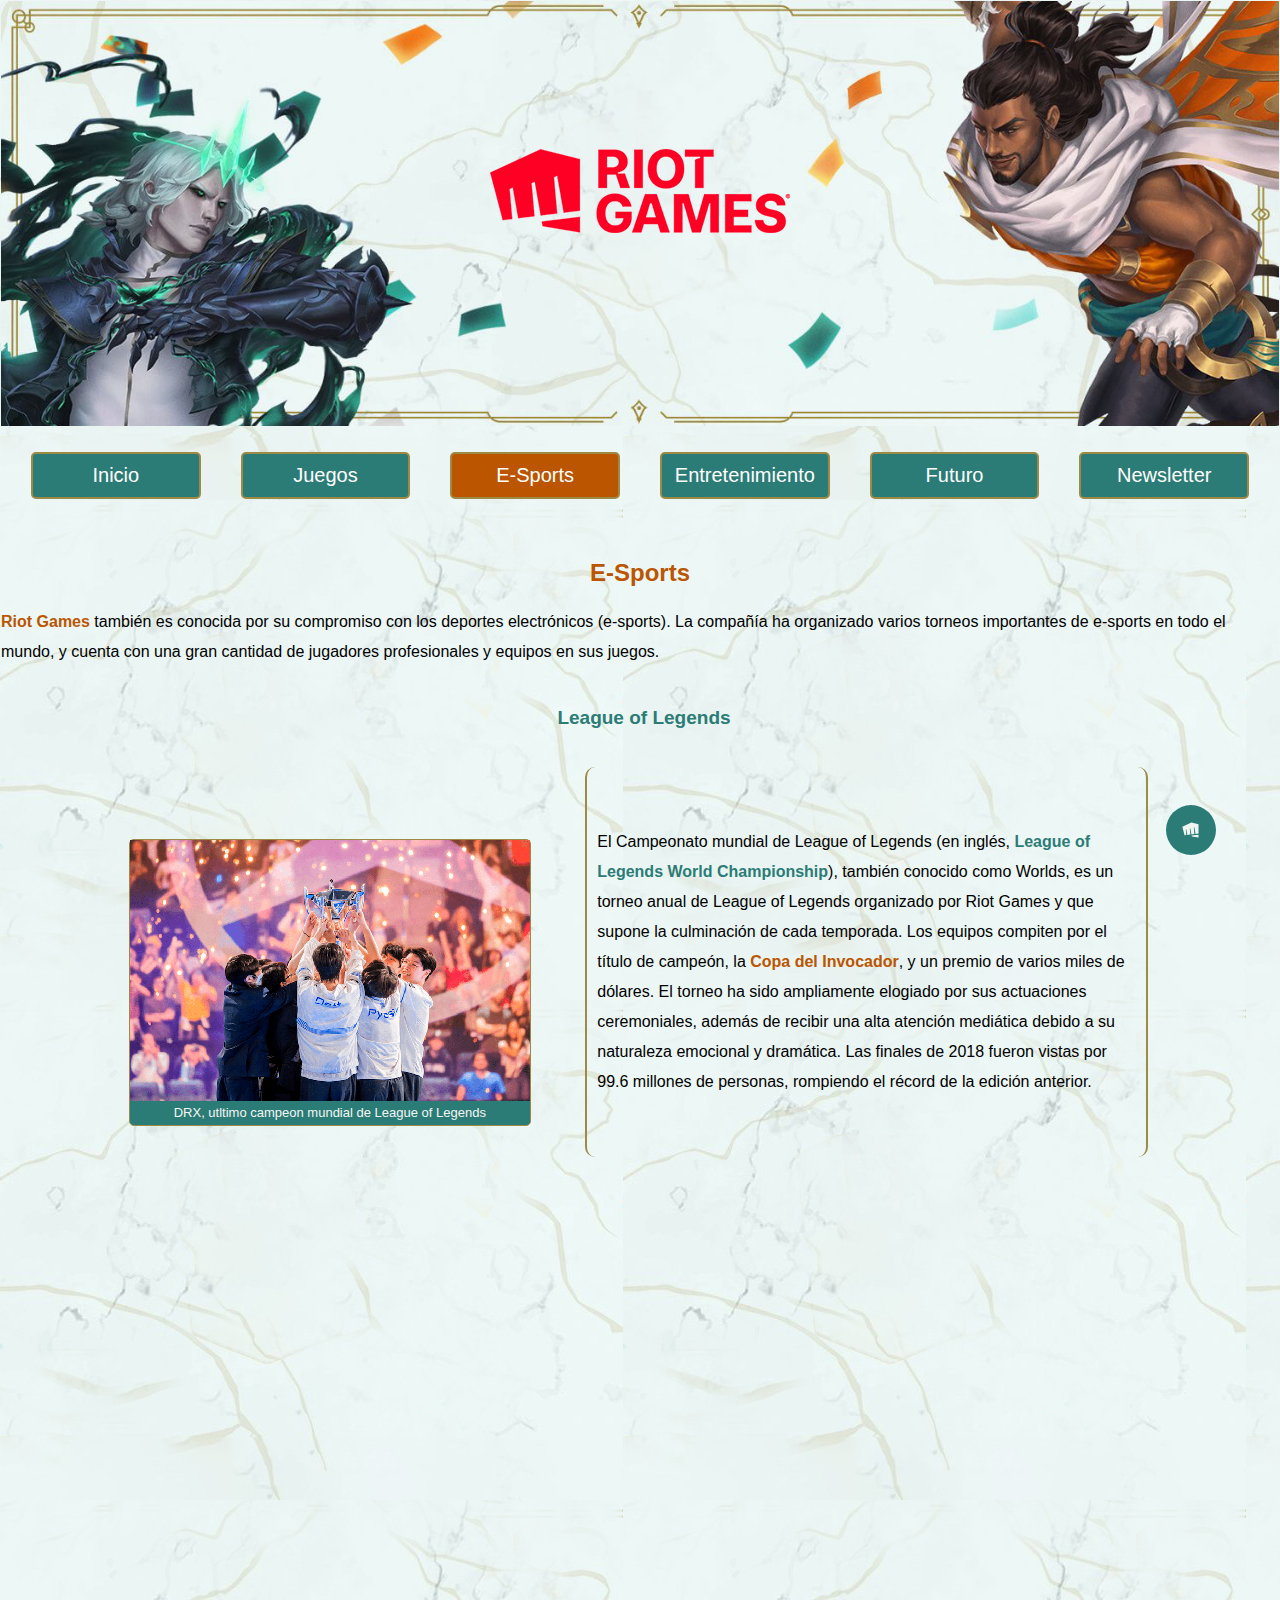
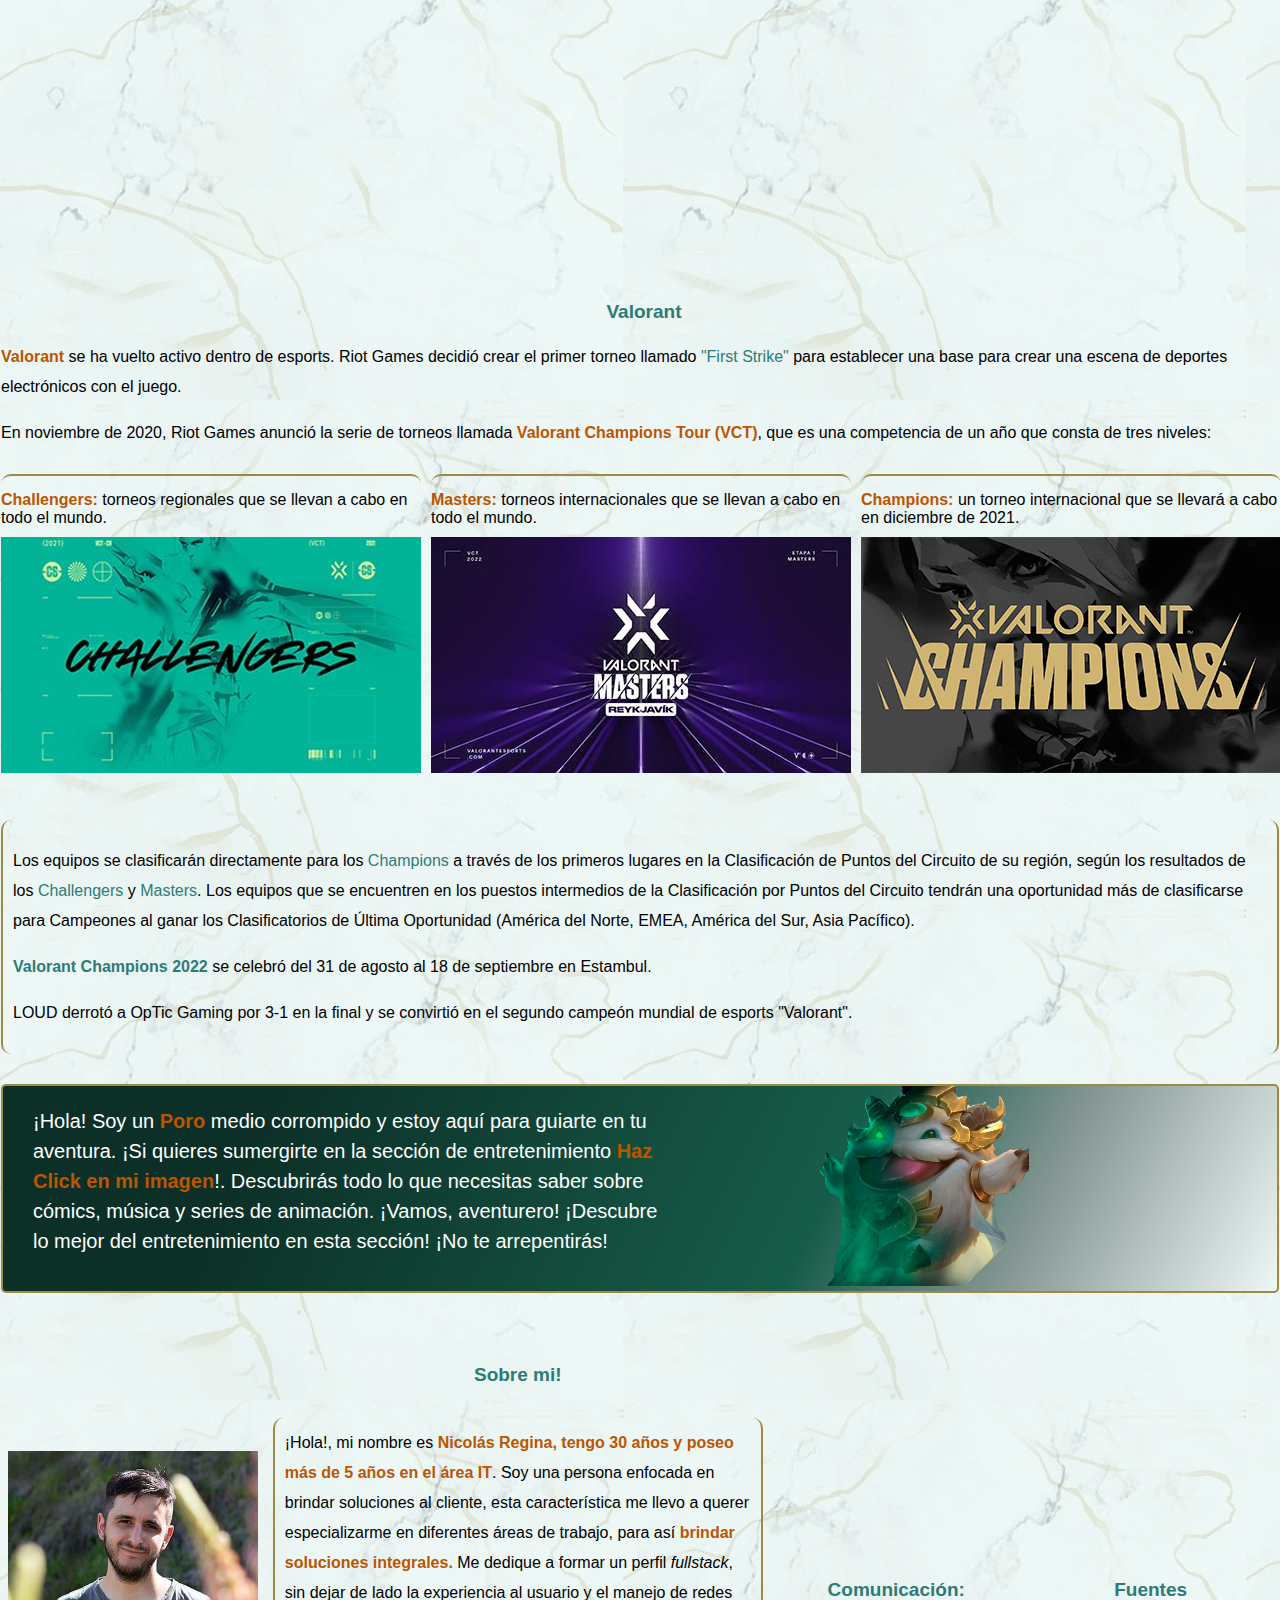
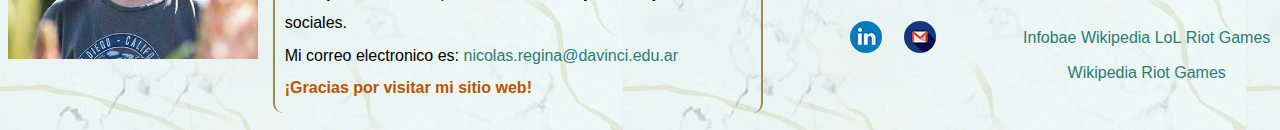
<file: sports.html>
<!DOCTYPE html>
<html lang="en">
	<head>
		<meta charset="UTF-8">
		<meta http-equiv="X-UA-Compatible" content="IE=edge">
		<meta name="viewport" content="width=device-width, initial-scale=1.0">
		<title>Riot Games - E-Sports</title>
		<link rel="stylesheet" href="css/style.css">
		<link rel="shortcut icon" type="image/x-icon" href="favicon.ico">
	</head>

	<body>
		<header>
			<div class="banner" id="top">
				<h1>Riot Games</h1>
			</div>
			<nav>
				<ul>
					<li><a href="index.html">Inicio</a></li>
					<li><a href="juegos.html">Juegos</a></li>
					<li><a href="#" class="active">E-Sports</a></li>
					<li><a href="entretenimiento.html">Entretenimiento</a></li>
					<li><a href="futuro.html">Futuro</a></li>
					<li><a href="newsletter.html">Newsletter</a></li>
				</ul>
			</nav>
		</header>

		<main>
			<h2>E-Sports</h2>
			<p><strong>Riot Games</strong> también es conocida por su compromiso con los deportes electrónicos (e-sports). La compañía ha organizado varios torneos importantes de e-sports en todo el mundo, y cuenta con una gran cantidad de jugadores profesionales y equipos en sus juegos.</p>
			
			<section>
				<h3 class="h3_sports">League of Legends</h3>
				<div class="sport_fig">
					<figure class="izquierda">
						<img src="img/lol_copa.png" alt="DRX, utltimo campeon mundial de League of Legends">
						<figcaption>DRX, utltimo campeon mundial de League of Legends</figcaption>
					</figure>
					<p class="parrafos" id="centro">El Campeonato mundial de League of Legends (en inglés, <strong><a lang="en">League of Legends World Championship</a></strong>), también conocido como Worlds, es un torneo anual de League of Legends organizado por Riot Games y que supone la culminación de cada temporada. Los equipos compiten por el título de campeón, la <strong>Copa del Invocador</strong>, y un premio de varios miles de dólares.	El torneo ha sido ampliamente elogiado por sus actuaciones ceremoniales, además de recibir una alta atención mediática debido a su naturaleza emocional y dramática. Las finales de 2018 fueron vistas por 99.6 millones de personas, rompiendo el récord de la edición anterior.</p>
				</div>
			
				<div class="contain_iframe">
					<iframe width="1280" height="630" src="https://www.youtube.com/embed/PzRi2JyRlvw" title="YouTube video player" allow="accelerometer; autoplay; clipboard-write; encrypted-media; gyroscope; picture-in-picture; web-share" allowfullscreen></iframe>
				</div>
			</section>
		
			<section id="e-sports">
				<h3 class="h3_sports">Valorant</h3>
				<p><strong>Valorant</strong> se ha vuelto activo dentro de esports. Riot Games decidió crear el primer torneo llamado <a lang="en">"First Strike"</a> para establecer una base para crear una escena de deportes electrónicos con el juego.</p>
				<p>En noviembre de 2020, Riot Games anunció la serie de torneos llamada <strong>Valorant Champions Tour (VCT)</strong>, que es una competencia de un año que consta de tres niveles:</p>
				
				<ul>
					<li> 
						<strong>Challengers:</strong> torneos regionales que se llevan a cabo en todo el mundo.
						<img src="img/torneo_challenger.jpg" alt="Torneo Challengers">
					</li>
					<li>
						<strong>Masters:</strong> torneos internacionales que se llevan a cabo en todo el mundo.
						<img src="img/torneo_masters.jpg" alt="Torneo Masters">
					</li>
					<li> 
						<strong>Champions:</strong> un torneo internacional que se llevará a cabo en diciembre de 2021.
						<img src="img/torneo_champions.png" alt="Torneo Champions">
					</li>
				</ul>
				<br>
			
				<div class="parrafos">
					<p>Los equipos se clasificarán directamente para los <a lang="en">Champions</a> a través de los primeros lugares en la Clasificación de Puntos del Circuito de su región, según los resultados de los <a lang="en">Challengers</a> y <a lang="en">Masters</a>. Los equipos que se encuentren en los puestos intermedios de la Clasificación por Puntos del Circuito tendrán una oportunidad más de clasificarse para Campeones al ganar los Clasificatorios de Última Oportunidad (América del Norte, EMEA, América del Sur, Asia Pacífico).</p>
					<p><strong><a lang="en">Valorant Champions 2022</a></strong> se celebró del 31 de agosto al 18 de septiembre en Estambul.</p>
					<p>LOUD derrotó a OpTic Gaming por 3-1 en la final y se convirtió en el segundo campeón mundial de esports "Valorant".</p>
				</div>
			</section>

			<section class="centinelas_der" id="fondo_poro">
				<p class="centinelas_der_txt">¡Hola! Soy un <strong>Poro</strong> medio corrompido y estoy aquí para guiarte en tu aventura. ¡Si quieres sumergirte en la sección de entretenimiento <strong>Haz Click en mi imagen</strong>!. Descubrirás todo lo que necesitas saber sobre cómics, música y series de animación. ¡Vamos, aventurero! ¡Descubre lo mejor del entretenimiento en esta sección! ¡No te arrepentirás!</p>
				<a href="entretenimiento.html">
					<img src="img/poro.png" alt="Imagen de un poro corrompido" title="Poro" class="poro_img">
				</a>
			</section>
		</main>

		<a href="#top" class="ancla">
			<svg viewBox="0 0 32 32" style="display: block;">
				<polygon points="16.42 8 6.75 12.47 9.16 21.64 11 21.41 10.49 15.65 11.1 15.38 12.13 21.27 15.27 20.89 14.71 14.53 15.3 14.27 16.45 20.75 19.62 20.36 19.01 13.38 19.61 13.12 20.86 20.2 24 19.82 24 9.89 16.42 8" fill="#f1f5f1"></polygon><polygon points="16.65 21.9 16.81 22.8 24 24 24 21 16.66 21.9 16.65 21.9" fill="#f1f5f1"></polygon>
			</svg>
		</a>

		<footer class="footer">
			<section id="contacto">
				<div id="nicolas">				
					<img src="img/nicolas_low.jpg" alt="Foto de Nicolás Regina" title="desarrollador Nicolás Regina" class="foto_perfil">
					<div id="txt-nico">
						
						<h2 class="h3_fake">Sobre mi!</h2>
						<p class="parrafos">
							¡Hola!, mi nombre es <b>Nicolás Regina, tengo 30 años y poseo más de 5 años en el área IT</b>. Soy una persona enfocada en brindar soluciones al cliente, esta característica me llevo a querer especializarme en diferentes áreas de trabajo, para así <strong>brindar soluciones integrales.</strong> Me dedique a formar un perfil <i>fullstack</i>, sin dejar de lado la experiencia al usuario y el manejo de redes sociales.
							<br>
							Mi correo electronico es: <a href="mailto:nicolas.regina@davinci.edu.ar">nicolas.regina@davinci.edu.ar</a> 
							<br><strong>¡Gracias por visitar mi sitio web!</strong>
						</p>
					</div>	
					<div class="footer_data">
						<h3>Comunicación:</h3>
						<ul id="comunic_list">
							<li><a class="linkedin iconos" href="https://www.linkedin.com/in/nicolas-regina/" target="_blank">Linkedin</a></li>
							<li><a class="mail iconos" href="mailto:nicolas.regina@davinci.edu">Mail</a></li>
						</ul>					
					</div>
					<div class="footer_data">
						<h3>Fuentes</h3>				
						<ul>
							<li><a href="https://www.infobae.com/latinpower/esports/2022/11/08/una-final-historica-el-cruce-entre-drx-y-t1-marco-un-record-para-la-escena-de-league-of-legends/">Infobae</a></li>
							<li><a href="https://es.wikipedia.org/wiki/League_of_Legends">Wikipedia LoL</a></li>
							<li><a href="https://www.riotgames.com/es">Riot Games</a></li>
							<li><a href="https://es.wikipedia.org/wiki/Riot_Games">Wikipedia Riot Games</a></li>
						</ul>
					</div>
					
				</div>

			</section>
		</footer>
	</body>
</html>
</file>
<file: css/style.css>
/* ESTILOS GLOBALES */
*{
	box-sizing: border-box;
}

strong, b{
	color:#bb5500;
}

ul{
	list-style-type: none;
}

p{
	line-height: 30px;
} 

body{
	margin:0px;
	font-family: 'Nunito', sans-serif;
	background-image: url(../img/fondo.jpg);
	width:1280px;
	margin: auto;
	padding:1px;
}

h2{
	text-align: center;
	color: #bb5500;
	padding-top: 30px;
}

h3{
	margin-top:0px;
	font-size: 19px;
	color:#2b7c76;
}

.h3_fake{
	padding-top: inherit;
    font-size: 19px;
    color: #2b7c76;
}

.footer{
	padding-top: 2%;
}

.banner{
	background-image: url(../img/riot_games_banner.jpg);
	background-size: cover;
	min-height: 425px;
}

h1{
	background: url(../img/logo_riot.png);
	min-height: 45px;
	background-position: center;
	background-repeat: no-repeat;
	font-size:0px;
	padding:190px;
}

nav ul{
	text-align: center;
	padding: 10px;
	display: flex;
	justify-content: space-between;
}

nav li{
	display: inline-block;
	flex-basis: 20%;
}

nav a{
	display: block;
	text-decoration: none;
	background-color: #2b7c76;
	color: white;
	padding: 10px;
	margin: 0 20px;
	border-radius: 5px;
	border: solid 2px #9d8a45;
	font-size: 20px;
}

nav a:hover{
	background-color: #bb5500;
	animation:shadow-drop-center linear both;
}

/*resaltar la seccion donde se encuentra <<ej. clase 6-6 min 41>>*/
nav>ul>li>a.active {
    background-color: #bb5500;
}

.parrafos{
	border: solid 2px #9d8a45;
    border-radius: 10px;
    border-top: none;
    border-bottom: none;
    padding: 10px 10px;
}

.bord_top_bot{
	border: solid 2px #9d8a45;
	border-radius: 10px;
	border-left: none;
	border-right: none;
	padding: 10px 10px;
}

.ancla {
	position: fixed;
	bottom: 5%;
	right: 5%;
	background-color: #2b7c76;
	padding: 10px;
	border-radius: 50%;
	width: 50px;
	z-index: 3;
}

.ancla:hover {
	background-color:#bb5500;
}

iframe{
	vertical-align: top;
	border: none;
}

a{
	text-decoration: none;
	color: #2b7c76;
}

/*BANNERS INFORMATIVOS*/

.centinelas_der{ 
	color: white;
	margin: 30px 0;
	border-radius: 5px;
	border: solid 2px #9d8a45;
	font-size: 20px;
	display:grid;
	grid-template-columns: 65% 35%;
	gap: 10px;
}

#fondo_senna{
	background-image: url(../img/fondo_senna.jpg);
	/* background-size: cover;
	background-position: center; */
}

#fondo_riven{
	background-image: url(../img/fondo_riven.jpg);
	background-size: cover;
	background-position: center;
}

.centinelas_der_txt{
	grid-column: 1 / 2;
	padding: 0px 30px 0px;
}

.centinela_der_img{
	height: 200px;
	grid-column: 2 / 2;
}

#fondo_poro{
	background: linear-gradient(116deg, rgba(12,48,39,1) 20%, rgba(23,92,74,1) 64%, rgba(135,151,148,1) 80%, rgba(237,247,246,1) 100%);
	grid-template-columns: 55% 45%;
}

.poro_img{
	height: 200px;
	grid-column: 1 / 2;
	margin-left: -40px;
}

.centinelas_izq{ 
	color: white;
	margin: 30px 0;
	border-radius: 5px;
	border: solid 2px #9d8a45;
	font-size: 20px;
	display:grid;
	grid-template-columns: 35% 65%;
	gap: 10px;
}

#fondo_lucian{
	background-image: url(../img/fondo_lucian.jpg);
}
.centinelas_izq_txt{
	grid-column: 2 / 2;
	padding: 0 30px 0 0;
}

.centinela_izq_img{
	height: 200px;
	grid-column: 1 / 2;
	padding-left: 20px;
}

#fondo_akshan{
	background-image: url(../img/fondo_akshan.jpg);
}

/*SECTION JUEGOS*/

#juegos ul {
	padding: 10px;
	margin: 0;
	display: flex;
	font-size: 0;
	/*overflow: hidden;  Oculta el contenido que exceda la altura */
	transition: max-height 0.5s ease-in-out; /* Transición para max-height */
  }
  
  #juegos ul:hover {
	height: 600px; /* Cambia la altura en hover */
	transition: 0.5s ease-in-out; /* Transición para max-height */
  }

  #juegos li {
	display: inline-block;
	height: 300px;
	padding: 82px 5px;
	transition-duration: 0.5s;
	margin-top: -4rem;
  }
  
  #juegos img {
	height: 100%;
	z-index: 1;
  }
  
  #juegos li:hover {
	z-index: 2;
	font-size: 16px;
	padding: 10px;
	border-radius: 5px;
	border: solid 2px #9d8a45;
	border-bottom: none;
	border-right: none;
	margin-top: 0rem;
  }
  
.container {
	border-radius: 5px;
	border: solid 2px #9d8a45;
	border-top: none;
	border-right: none;
	display: inline-block;
	width: 55%;
	padding-left: 5px;
}
  
#forge {
	margin-top: 0; /* Margen superior inicial */
	transition: margin-top 0.5s ease-in-out; /* Transición para margin-top */
}

#juegos li:hover ~ #forge {
	margin-top: 400px; /* Cambia el margen superior en hover */
}

/* #forge ul{
	padding: 0px;
    margin-bottom: 10px;
}

#forge ul li{
	padding: 10px;
	text-decoration: none;
}
*/

#forge p, h3{
	font-weight: bolder;
	padding-left: 0.5rem;
} 

#forge p{
	font-style: italic;
}

/*SECTION E-SPORTS*/

.h3_sports{
	text-align: center;
	margin-top: 40px;
}

.sport_fig{
	margin: 3% 10% 5%;
}

figure {
    background-color: #2b7c76;
    border-radius: 5px;
    margin: auto;
    border: thin solid #9d8a45;
}

figcaption {
    padding: 0 10px 5px;
    text-align: center;
    color: whitesmoke;
    font-size: 13px;
}

.izquierda {
	display: inline-block;
	margin-right: 50px;
	margin-top: 7%;
}

#centro{
    display: inline-block;
    margin: 0px;
    width: 55%;
    padding: 60px 10px;
    vertical-align: top;
}

.contain_iframe{
	display: flex;
	justify-content: center;
}

#e-sports{
	margin-top: 50px;
}

#e-sports ul{
	padding: 10px 0;
	margin: 0px;
	display: flex;
	gap: 10px;
}

#e-sports li{
	border: solid 2px #9d8a45;
	border-radius: 10px;
	border-right: none;
	border-bottom: none;
	border-left: none;
	padding: 15px 0px;
}

#e-sports img{
	padding-top: 10px;
}

/*SECTION ENTRETENIMIENTO*/

.grid-container {
	display: grid;
	grid-template-columns: 1fr 1fr;
	grid-template-rows: 1fr 1fr 1fr;
	gap: 40px 20px;
	padding-left: 10px;
  }
  
  .grid-item {
	background-repeat: no-repeat;
	height: 340px;
	contain: content;  
	padding-top: 5px;
}
  
#entretenimiento ul li p{
	background-color: #000000ab;
    margin: 225px 5px 0px 0px;
    color: whitesmoke;
    padding-bottom: 60px;
    line-height: 1.5;

}

#comic{
	background-image: url(../img/ent_comic.jpg);
}

#musica{
	background-image: url(../img/ent_musica.jpg);
}

#arcane{
	background-image: url(../img/ent_arcane.jpeg);
}

#merch{
	background-image: url(../img/ent_merch.jpg);
}

#live{
	background-image: url(../img/ent_live.jpg);
	margin-left: 25%;
    padding-right: 25.70%;
}

/*SECTION FUTUROS JUEGOS*/

.futuro{
	justify-content: center;
}
.futuro>div>h3{
	margin-top: 50px;
	text-align: center;
}

/*SECTION CONTACTO - FOOTER*/

#contacto{
	text-align: center;
}

#txt-nico{
	display: inline-block;
	vertical-align: top;
	margin-left:10px;
}

#nicolas p{
	display: inline-block;
	width:490px;
	text-align: left;
}

#nicolas ul li{
	display: inline-block;
}

#nicolas a{
	text-decoration: none;
	line-height: 35px;
}

.iconos{
	padding: 25px;
	background-repeat: no-repeat;
	background-position: 10px center;
	font-size:0px;
}

.linkedin{
	background-image:url(../img/linkedin.png);
}

.mail{
	background-image:url(../img/mail.png);
}

.footer_data{
	display: inline-block;
    width: 250px;
    height: 150px;
    text-align: center;
    vertical-align: bottom;
	margin-top: 30px;
}

.footer_data ul{
	padding: 0px;
}

#comunic_list li{
	padding-bottom: 20px;
}

/*SECTION NEWSLETTER*/

form{
	padding: 38px;
	margin: 50px 0;
}

form>label{
	color:#2b7c76;
}

button{
	text-decoration: none;
    background-color: #2b7c76;
    color: white;
    padding: 10px;
    border-radius: 5px;
    border: solid 2px #9d8a45;
    font-size: 20px;
}

input[type='text'], [type='email'], select, textarea {
	background: none;
    border: none;
    border-bottom: solid 2px #9d8a45;
    color: #474544;
    font-size: 1.000em;
    font-weight: 400;
    letter-spacing: 1px;
    margin: 1em 0 2em 0;
    padding: 0 0 1em 0;
    text-transform: uppercase;
    width: 100%;
}

input[type='text']:focus, [type='email']:focus, textarea:focus {
	outline: none;
}

textarea {
	line-height: 150%;
	resize: none;
	width: 100%;
}

.checkbox{
	margin: 20px 0;
}

.checkbox>label{
	margin-right: 1em;
}

@keyframes shadow-drop-center{
	0%{box-shadow:0 0 0 0 transparent}
	100%{box-shadow:0 0 20px 0 #9d8a45}
}

.foto_perfil{
	width: 250px; 
	margin-top: 8%;
}
</file>
